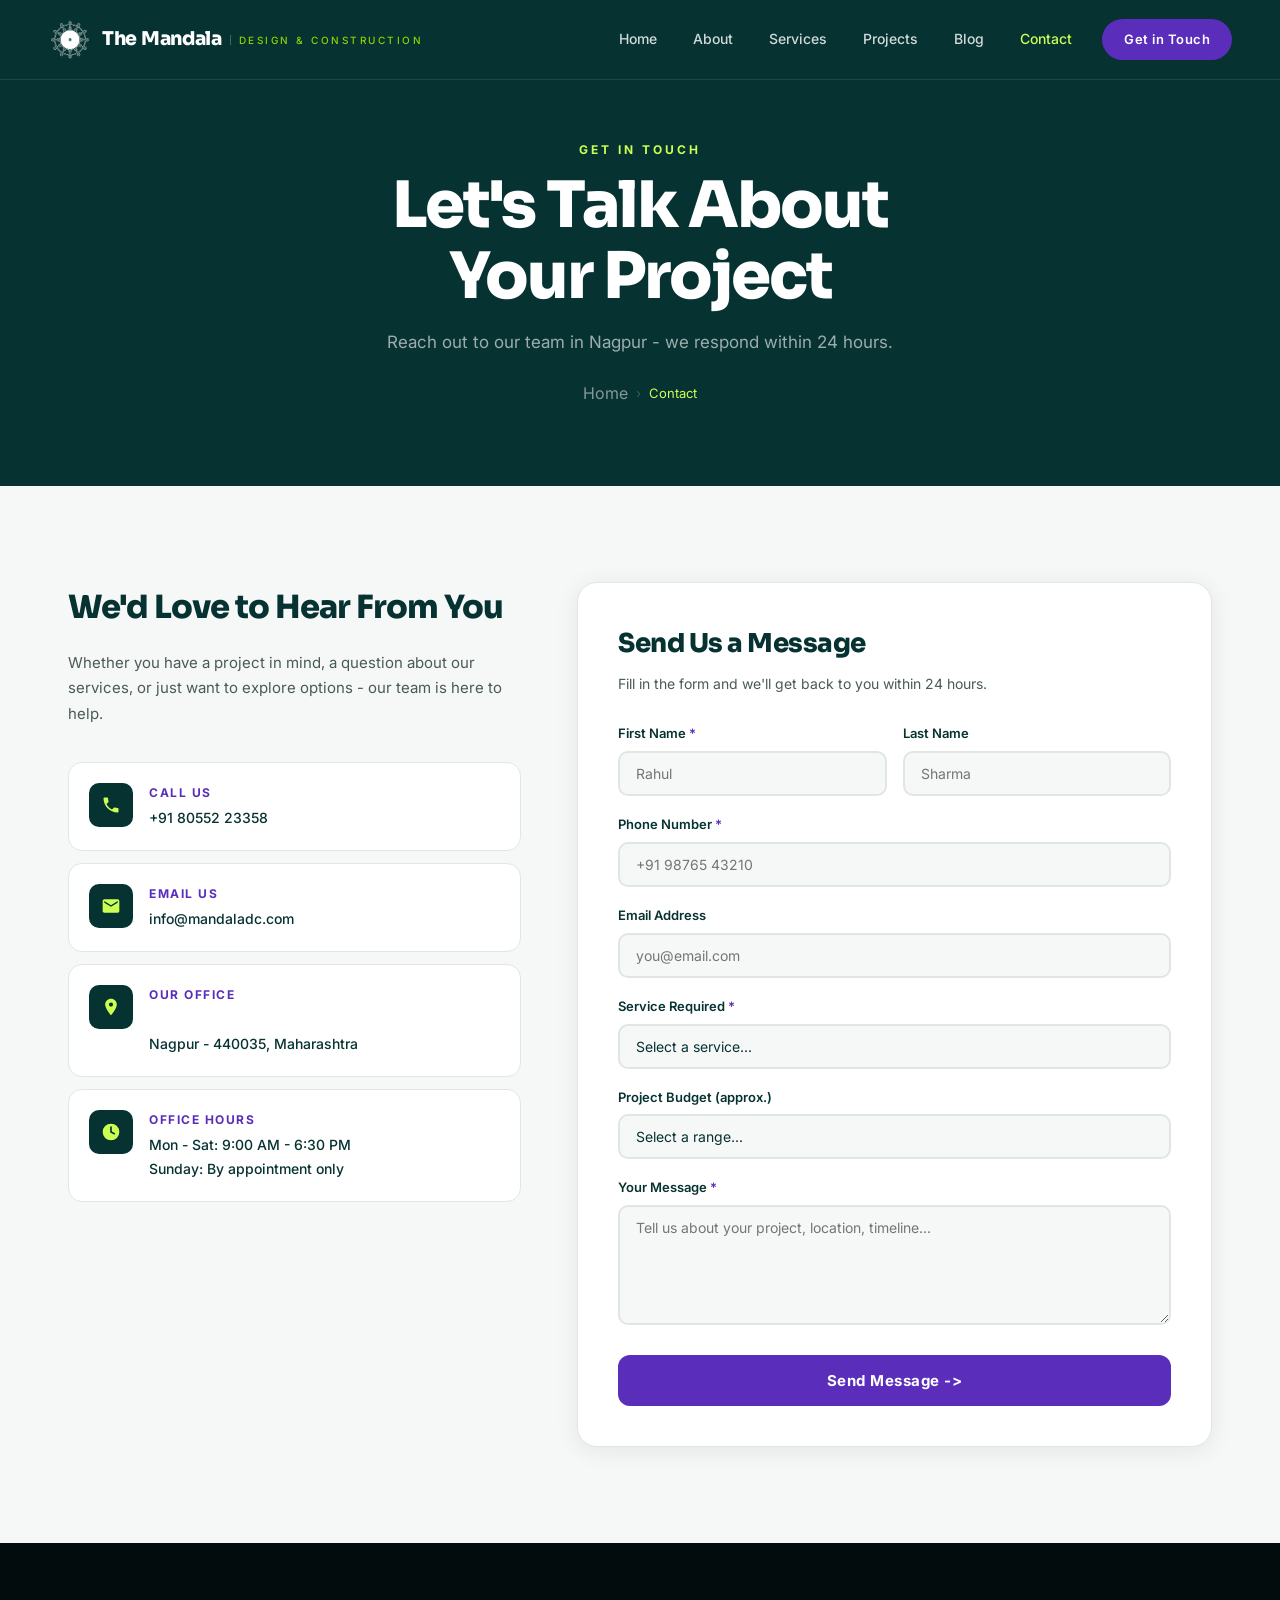
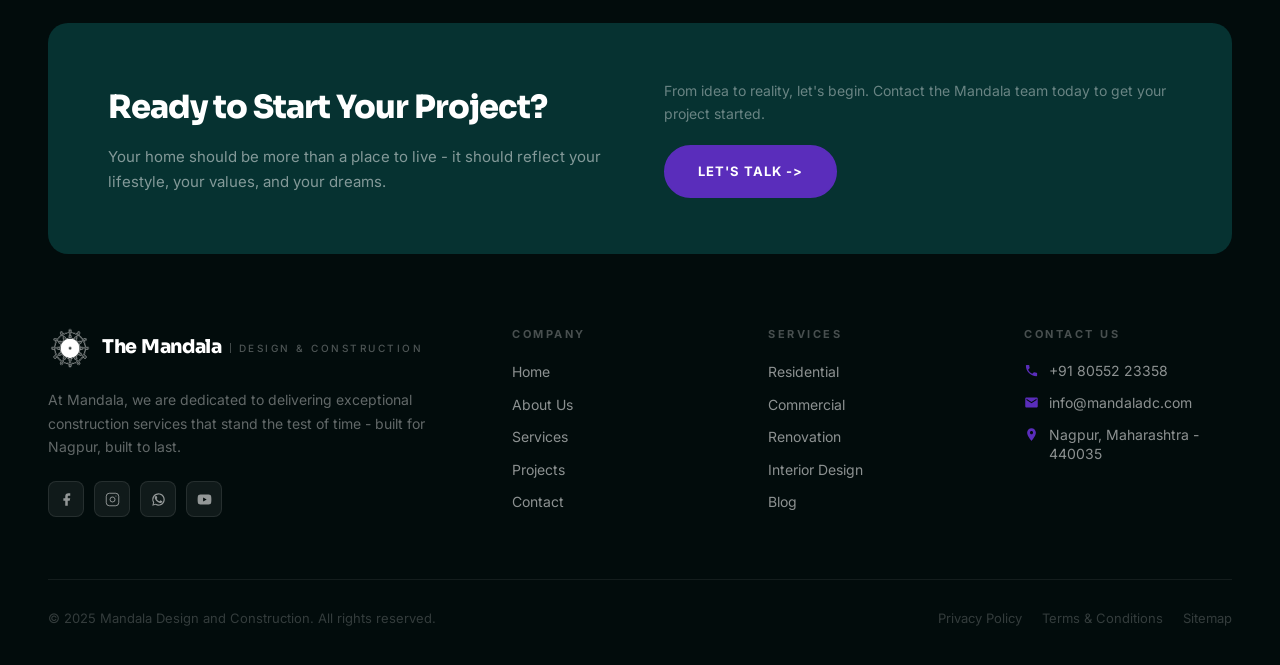
<file: contact.html>
<!DOCTYPE html>
<html lang="en">
<head>
<meta charset="UTF-8">
<meta name="viewport" content="width=device-width, initial-scale=1.0">
<link rel="preconnect" href="https://fonts.googleapis.com">
<link rel="preconnect" href="https://fonts.gstatic.com" crossorigin>
<link href="https://fonts.googleapis.com/css2?family=Inter:wght@300;400;500;600;700;800&family=Sora:wght@600;700;800&display=swap" rel="stylesheet">
<link rel="stylesheet" href="./css/style.css">
<link rel="stylesheet" href="./css/responsive.css">
<title>Contact - The Mandala Design and Construction</title>
<script src="./js/utils.js"></script>
<script src="./js/components.js"></script>
<script src="./js/main.js"></script>

<style>
  .mobile-nav {
    display: flex;
    flex-direction: column;
    align-items: center;
    justify-content: flex-start;
    gap: 8px;
    position: fixed;
    inset: 0;
    background: #063231;
    z-index: 600;
    padding: 100px 24px 40px;
    transform: translateX(100%);
    transition: transform 0.35s cubic-bezier(0.4, 0, 0.2, 1);
    overflow-y: auto;
  }
  .mobile-nav.open {
    transform: translateX(0);
  }
  .mobile-nav-link, .mobile-nav-cta {
    display: block;
    width: 100%;
    max-width: 100%;
    text-align: center;
    padding: 16px 24px;
    font-size: 17px;
    font-weight: 600;
    color: #ffffff;
    text-decoration: none;
    border-radius: 8px;
    transition: background 0.2s, color 0.2s;
  }
  .mobile-nav-link:hover {
    background: rgba(255,255,255,0.08);
  }
  .mobile-nav-link.active {
    color: #8ed300;
    background: rgba(142,211,0,0.1);
  }
  .mobile-nav-cta {
    margin-top: 16px;
    background: #8ed300;
    color: #063231 !important;
    font-weight: 700;
  }
  .mobile-nav-cta:hover {
    background: #a0e800;
  }
  .mobile-toggle {
    display: none;
    flex-direction: column;
    justify-content: center;
    align-items: center;
    gap: 5px;
    width: 44px;
    height: 44px;
    background: none;
    border: none;
    cursor: pointer;
    padding: 8px;
    z-index: 601;
    position: relative;
  }
  .mobile-toggle span {
    display: block;
    width: 24px;
    height: 2px;
    background: #ffffff;
    border-radius: 2px;
    transition: transform 0.3s ease, opacity 0.3s ease;
    transform-origin: center;
  }
  .mobile-toggle.open span:nth-child(1) {
    transform: translateY(7px) rotate(45deg);
  }
  .mobile-toggle.open span:nth-child(2) {
    opacity: 0;
    transform: scaleX(0);
  }
  .mobile-toggle.open span:nth-child(3) {
    transform: translateY(-7px) rotate(-45deg);
  }
  @media (max-width: 768px) {
    .mobile-toggle {
      display: flex !important;
    }
    .nav-links {
      display: none !important;
    }
  }
</style>
</head>
<body data-page="contact">

<!-- Header Component Placeholder -->
<div id="component-header"></div>

<main>
  <div class="page-hero">
    <div class="page-hero-inner">
      <span class="section-label">Get in Touch</span>
      <h1>Let's Talk About<br>Your Project</h1>
      <p>Reach out to our team in Nagpur - we respond within 24 hours.</p>
      <div class="breadcrumb"><a class="bc-link" href="./index.html">Home</a><span class="sep">&rsaquo;</span><span class="current">Contact</span></div>
    </div>
  </div>

  <section class="section">
    <div class="contact-layout">
      <div class="contact-info">
        <h3>We'd Love to Hear From You</h3>
        <p>Whether you have a project in mind, a question about our services, or just want to explore options - our team is here to help.</p>

        <div class="contact-detail">
          <div class="contact-icon"><svg viewBox="0 0 24 24" fill="var(--lime)"><path d="M6.62 10.79c1.44 2.83 3.76 5.14 6.59 6.59l2.2-2.2c.27-.27.67-.36 1.02-.24 1.12.37 2.33.57 3.57.57.55 0 1 .45 1 1V20c0 .55-.45 1-1 1-9.39 0-17-7.61-17-17 0-.55.45-1 1-1h3.5c.55 0 1 .45 1 1 0 1.25.2 2.45.57 3.57.11.35.03.74-.25 1.02l-2.2 2.2z"/></svg></div>
          <div><h5>Call Us</h5><p>+91 80552 23358</p></div>
        </div>
        <div class="contact-detail">
          <div class="contact-icon"><svg viewBox="0 0 24 24" fill="var(--lime)"><path d="M20 4H4c-1.1 0-1.99.9-1.99 2L2 18c0 1.1.9 2 2 2h16c1.1 0 2-.9 2-2V6c0-1.1-.9-2-2-2zm0 4l-8 5-8-5V6l8 5 8-5v2z"/></svg></div>
          <div><h5>Email Us</h5><p>info@mandaladc.com</p></div>
        </div>
        <div class="contact-detail">
          <div class="contact-icon"><svg viewBox="0 0 24 24" fill="var(--lime)"><path d="M12 2C8.13 2 5 5.13 5 9c0 5.25 7 13 7 13s7-7.75 7-13c0-3.87-3.13-7-7-7zm0 9.5c-1.38 0-2.5-1.12-2.5-2.5s1.12-2.5 2.5-2.5 2.5 1.12 2.5 2.5-1.12 2.5-2.5 2.5z"/></svg></div>
          <div><h5>Our Office</h5><p><br>Nagpur - 440035, Maharashtra</p></div>
        </div>
        <div class="contact-detail">
          <div class="contact-icon"><svg viewBox="0 0 24 24" fill="var(--lime)"><circle cx="12" cy="12" r="10"/><path d="M12 6v6l4 2" stroke="var(--primary)" stroke-width="2" fill="none" stroke-linecap="round"/></svg></div>
          <div><h5>Office Hours</h5><p>Mon - Sat: 9:00 AM - 6:30 PM<br>Sunday: By appointment only</p></div>
        </div>

      </div>

      <div class="contact-form-box" id="contact-form">
        <h3>Send Us a Message</h3>
        <p>Fill in the form and we'll get back to you within 24 hours.</p>
        <form id="contactForm">
          <div class="form-grid-2">
            <div class="form-group">
              <label>First Name <span class="form-required">*</span></label>
              <input type="text" name="fname" placeholder="Rahul" required>
            </div>
            <div class="form-group">
              <label>Last Name</label>
              <input type="text" name="lname" placeholder="Sharma">
            </div>
          </div>
          <div class="form-group">
            <label>Phone Number <span class="form-required">*</span></label>
            <input type="tel" name="phone" placeholder="+91 98765 43210" required>
          </div>
          <div class="form-group">
            <label>Email Address</label>
            <input type="email" name="email" placeholder="you@email.com">
          </div>
          <div class="form-group">
            <label>Service Required <span class="form-required">*</span></label>
            <select name="service" required>
              <option value="">Select a service...</option>
              <option>Residential Construction</option>
              <option>Commercial Buildings</option>
              <option>Renovation & Remodeling</option>
              <option>Interior Design</option>
              <option>Structural Consultation</option>
              <option>Other / General Enquiry</option>
            </select>
          </div>
          <div class="form-group">
            <label>Project Budget (approx.)</label>
            <select name="budget">
              <option value="">Select a range...</option>
              <option>Under &#8377;25 Lakh</option>
              <option>&#8377;25L - &#8377;50L</option>
              <option>&#8377;50L - &#8377;1 Crore</option>
              <option>&#8377;1 Crore - &#8377;5 Crore</option>
              <option>Above &#8377;5 Crore</option>
              <option>Not sure yet</option>
            </select>
          </div>
          <div class="form-group">
            <label>Your Message <span class="form-required">*</span></label>
            <textarea name="message" placeholder="Tell us about your project, location, timeline..." required></textarea>
          </div>
          <button type="submit" class="submit-btn" id="contactSubmitBtn">Send Message -></button>
        </form>
      </div>
    </div>
  </section>

</main>

<!-- Footer Component Placeholder -->
<div id="component-footer"></div>

</body>
</html>
</file>
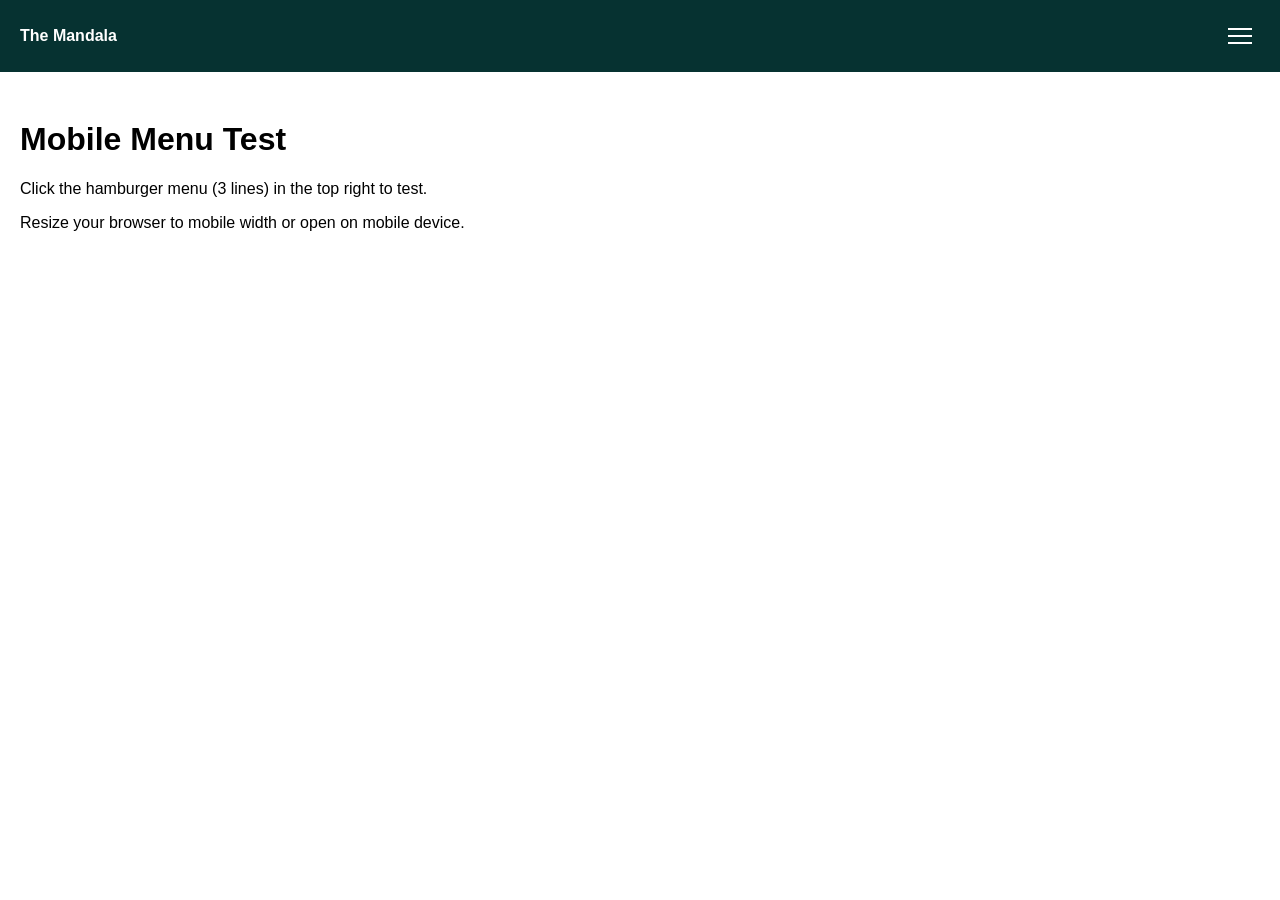
<file: test-mobile.html>
<!DOCTYPE html>
<html lang="en">
<head>
<meta charset="UTF-8">
<meta name="viewport" content="width=device-width, initial-scale=1.0">
<title>Mobile Menu Test</title>
<style>
body { margin: 0; font-family: sans-serif; }
.nav { position: fixed; top: 0; left: 0; right: 0; background: #063231; padding: 20px; display: flex; justify-content: space-between; align-items: center; z-index: 100; }
.logo { color: white; font-weight: bold; }
.hamburger { display: flex; flex-direction: column; gap: 5px; cursor: pointer; background: none; border: none; padding: 8px; }
.hamburger span { display: block; width: 24px; height: 2px; background: white; transition: all 0.3s; }
.hamburger.open span:nth-child(1) { transform: translateY(7px) rotate(45deg); }
.hamburger.open span:nth-child(2) { opacity: 0; }
.hamburger.open span:nth-child(3) { transform: translateY(-7px) rotate(-45deg); }
.mobile-menu { position: fixed; inset: 0; background: #063231; z-index: 99; display: none; flex-direction: column; align-items: center; justify-content: center; gap: 20px; }
.mobile-menu.open { display: flex; }
.mobile-menu a { color: white; font-size: 24px; text-decoration: none; }
.content { padding: 100px 20px; }
</style>
</head>
<body>
<nav class="nav">
  <div class="logo">The Mandala</div>
   <button class="hamburger mobile-toggle" id="mobileToggle">
    <span></span>
    <span></span>
    <span></span>
  </button>
</nav>

<div class="mobile-menu" id="mobileMenu">
  <a href="#" class="menu-link">Home</a>
  <a href="#" class="menu-link">About</a>
  <a href="#" class="menu-link">Services</a>
  <a href="#" class="menu-link">Projects</a>
  <a href="#" class="menu-link">Contact</a>
</div>

<div class="content">
  <h1>Mobile Menu Test</h1>
  <p>Click the hamburger menu (3 lines) in the top right to test.</p>
  <p>Resize your browser to mobile width or open on mobile device.</p>
</div>

<script>
const hamburger = document.getElementById('hamburger');
const mobileMenu = document.getElementById('mobileMenu');
const menuLinks = document.querySelectorAll('.menu-link');

hamburger.addEventListener('click', function() {
  console.log('Hamburger clicked!');
  hamburger.classList.toggle('open');
  mobileMenu.classList.toggle('open');
  document.body.style.overflow = mobileMenu.classList.contains('open') ? 'hidden' : '';
});

menuLinks.forEach(link => {
  link.addEventListener('click', function() {
    console.log('Menu link clicked!');
    hamburger.classList.remove('open');
    mobileMenu.classList.remove('open');
    document.body.style.overflow = '';
  });
});
</script>
</body>
</html>
</file>
<file: css/style.css>
/* ===== CSS VARIABLES ===== */
:root {
  --primary: #063231;
  --primary-light: #0a4a49;
  --accent: #5a2dbb;
  --accent-light: #7b4ee0;
  --accent-soft: rgba(90,45,187,0.1);
  --lime: #cbff54;
  --white: #ffffff;
  --off-white: #f6f7f7;
  --text-muted: #495b55;
  --border: #e0e7e3;
  --dark-green: #033231;
  --card-bg: #ffffff;
  --shadow: 0 4px 24px rgba(6,50,49,0.08);
  --shadow-lg: 0 8px 40px rgba(6,50,49,0.14);
}

/* ===== RESET ===== */
*, *::before, *::after { margin: 0; padding: 0; box-sizing: border-box; }
html { scroll-behavior: smooth; }
body {
  font-family: 'Inter', sans-serif;
  font-weight: 400;
  color: var(--primary);
  background: var(--off-white);
  overflow-x: hidden;
  line-height: 1.6;
}
img { max-width: 100%; display: block; }
a { text-decoration: none; color: inherit; }
ul { list-style: none; }
button { cursor: pointer; border: none; background: none; font-family: inherit; }

/* ===== PAGE SYSTEM ===== */
.page { display: none; }
.page.active { display: block; }

/* ===== TOAST NOTIFICATION ===== */
.toast {
  position: fixed;
  bottom: 32px;
  right: 32px;
  background: var(--primary);
  color: white;
  padding: 16px 24px;
  border-radius: 12px;
  font-size: 14px;
  font-weight: 500;
  z-index: 9999;
  transform: translateY(100px);
  opacity: 0;
  transition: all 0.3s ease;
  max-width: 340px;
  border-left: 4px solid var(--lime);
  box-shadow: var(--shadow-lg);
}
.toast.show { transform: translateY(0); opacity: 1; }
.toast.success { border-left-color: var(--lime); }
.toast.error { border-left-color: #ef4444; }

/* ===== NAVBAR ===== */
#navbar {
  position: fixed;
  top: 0; left: 0; right: 0;
  z-index: 500;
  transition: all 0.3s ease;
}
#navbar.scrolled {
  background: rgba(6,50,49,0.97);
  backdrop-filter: blur(12px);
  box-shadow: 0 2px 20px rgba(0,0,0,0.2);
}
.nav-inner {
  display: flex;
  align-items: center;
  justify-content: space-between;
  padding: 0 48px;
  height: 80px;
  border-bottom: 1px solid rgba(255,255,255,0.1);
}
.mandala-logo {
  display: flex;
  align-items: center;
  gap: 10px;
  cursor: pointer;
  transition: opacity 0.2s;
  text-decoration: none;
}
.mandala-logo:hover { opacity: 0.9; }
.logo-icon {
  width: 44px;
  height: 44px;
  background: transparent;
  border-radius: 0;
  display: flex;
  align-items: center;
  justify-content: center;
  flex-shrink: 0;
  transition: transform 0.2s;
  box-shadow: none;
}
.mandala-logo:hover .logo-icon { transform: rotate(-10deg); }
.logo-icon svg { width: 36px; height: 36px; }
.logo-icon img {
  width: 44px;
  height: 44px;
  object-fit: contain;
  filter: brightness(0) invert(1);
}
.logo-text-block {
  display: flex;
  flex-direction: row;
  align-items: center;
  gap: 8px;
  white-space: nowrap;
  line-height: 1;
}
.logo-name {
  font-family: 'Sora', sans-serif;
  font-weight: 800;
  font-size: 19px;
  color: #fff;
  letter-spacing: -0.3px;
}
.logo-tagline {
  font-size: 10px;
  font-weight: 500;
  color: #8ed300;
  letter-spacing: 2.5px;
  text-transform: uppercase;
  border-left: 1px solid rgba(255,255,255,0.25);
  padding-left: 8px;
}
.nav-links {
  display: flex;
  align-items: center;
  gap: 8px;
}
.nav-link {
  font-size: 14px;
  font-weight: 500;
  color: rgba(255,255,255,0.82);
  padding: 8px 14px;
  border-radius: 8px;
  transition: all 0.2s;
  cursor: pointer;
  white-space: nowrap;
  border: none;
  background: none;
  font-family: inherit;
}
.nav-link:hover { color: #fff; background: rgba(255,255,255,0.08); }
.nav-link.active { color: var(--lime); }
.nav-cta {
  background: var(--accent) !important;
  color: white !important;
  padding: 10px 22px !important;
  border-radius: 40px !important;
  font-weight: 600 !important;
  font-size: 13px !important;
  letter-spacing: 0.5px;
  transition: all 0.2s !important;
  margin-left: 8px;
  border: none;
  cursor: pointer;
  font-family: inherit;
}
.nav-cta:hover { background: var(--accent-light) !important; transform: translateY(-1px); }
.mobile-toggle {
  display: none;
  flex-direction: column;
  gap: 5px;
  padding: 8px;
  cursor: pointer;
  background: none;
  border: none;
  z-index: 601;
}
.mobile-toggle span {
  display: block;
  width: 24px; height: 2px;
  background: white;
  border-radius: 2px;
  transition: all 0.3s;
}
.mobile-toggle.open span:nth-child(1) { transform: translateY(7px) rotate(45deg); }
.mobile-toggle.open span:nth-child(2) { opacity: 0; }
.mobile-toggle.open span:nth-child(3) { transform: translateY(-7px) rotate(-45deg); }

/* Mobile menu */
.mobile-nav {
  position: fixed;
  inset: 0;
  background: var(--primary);
  z-index: 600;
  flex-direction: column;
  align-items: center;
  justify-content: center;
  gap: 8px;
  display: none;
  opacity: 0;
  transition: opacity 0.3s ease;
}
.mobile-nav.open { 
  display: flex !important; 
  opacity: 1;
}
.mobile-nav-link {
  font-family: 'Sora', sans-serif;
  font-size: 28px;
  font-weight: 700;
  color: rgba(255,255,255,0.7);
  padding: 12px 32px;
  border-radius: 12px;
  cursor: pointer;
  transition: all 0.2s;
  background: none;
  border: none;
  width: 100%;
  text-align: center;
  font-family: 'Sora', sans-serif;
}
.mobile-nav-link:hover { color: white; background: rgba(255,255,255,0.05); }
.mobile-nav-link.active { color: var(--lime); }
.mobile-nav-cta {
  margin-top: 16px;
  background: var(--accent);
  color: white;
  font-size: 16px;
  font-weight: 700;
  padding: 16px 48px;
  border-radius: 40px;
  cursor: pointer;
  border: none;
  font-family: 'Inter', sans-serif;
  letter-spacing: 1px;
  text-transform: uppercase;
}

/* ===== COMMON COMPONENTS ===== */
.section { padding: 96px 48px; max-width: 1240px; margin: 0 auto; }
.section-sm { padding: 64px 48px; max-width: 1240px; margin: 0 auto; }
.section-full { padding: 96px 0; }

.section-label {
  font-size: 12px;
  font-weight: 700;
  letter-spacing: 3px;
  text-transform: uppercase;
  color: var(--accent);
  margin-bottom: 14px;
  display: block;
}
.section-title {
  font-family: 'Sora', sans-serif;
  font-weight: 800;
  font-size: clamp(28px, 4vw, 48px);
  color: var(--primary);
  line-height: 1.1;
  letter-spacing: -1.5px;
  margin-bottom: 20px;
}
.section-title.white { color: white; }
.section-body {
  font-size: 16px;
  color: var(--text-muted);
  line-height: 1.8;
}

/* Buttons */
.btn {
  display: inline-flex;
  align-items: center;
  gap: 8px;
  padding: 14px 32px;
  border-radius: 40px;
  font-family: 'Inter', sans-serif;
  font-weight: 700;
  font-size: 13px;
  letter-spacing: 1px;
  text-transform: uppercase;
  cursor: pointer;
  border: 2px solid transparent;
  transition: all 0.22s;
  white-space: nowrap;
}
.btn-primary { background: var(--accent); color: white; border-color: var(--accent); }
.btn-primary:hover { background: var(--accent-light); border-color: var(--accent-light); transform: translateY(-2px); }
.btn-outline { background: transparent; color: white; border-color: rgba(255,255,255,0.5); }
.btn-outline:hover { background: rgba(255,255,255,0.1); border-color: white; transform: translateY(-2px); }
.btn-outline-dark { background: transparent; color: var(--primary); border-color: var(--primary); }
.btn-outline-dark:hover { background: var(--primary); color: white; transform: translateY(-2px); }
.btn-white { background: white; color: var(--accent); border-color: white; }
.btn-white:hover { background: var(--off-white); transform: translateY(-2px); }
.btn-sm { padding: 10px 22px; font-size: 12px; }

/* Cards */
.card {
  background: var(--card-bg);
  border-radius: 16px;
  padding: 32px;
  border: 1px solid var(--border);
  box-shadow: var(--shadow);
  transition: all 0.25s;
}
.card:hover { transform: translateY(-4px); box-shadow: var(--shadow-lg); }

/* Grid */
.grid-2 { display: grid; grid-template-columns: 1fr 1fr; gap: 32px; }
.grid-3 { display: grid; grid-template-columns: repeat(3, 1fr); gap: 24px; }
.grid-4 { display: grid; grid-template-columns: repeat(4, 1fr); gap: 24px; }

/* ===== HERO ===== */
.hero {
  position: relative;
  min-height: 100vh;
  display: flex;
  align-items: center;
  justify-content: center;
  text-align: center;
  overflow: hidden;
  background: var(--primary);
}
.hero-bg {
  position: absolute;
  inset: 0;
  background-image: url('https://images.unsplash.com/photo-1486325212027-8081e485255e?w=1600&q=80');
  background-size: cover;
  background-position: center;
  opacity: 0.35;
  transition: transform 8s ease;
}
.hero:hover .hero-bg { transform: scale(1.03); }
.hero-overlay {
  position: absolute; inset: 0;
  background: linear-gradient(170deg, rgba(6,50,49,0.55) 0%, rgba(3,34,33,0.82) 100%);
}
.hero-content {
  position: relative; z-index: 2;
  max-width: 860px;
  padding: 0 24px;
  padding-top: 80px;
  animation: fadeUp 0.8s ease both;
}
@keyframes fadeUp {
  from { opacity: 0; transform: translateY(30px); }
  to { opacity: 1; transform: translateY(0); }
}
.hero-badge {
  display: inline-flex;
  align-items: center;
  gap: 8px;
  background: rgba(255,255,255,0.1);
  border: 1px solid rgba(255,255,255,0.18);
  color: rgba(255,255,255,0.9);
  font-size: 11px;
  font-weight: 700;
  letter-spacing: 2.5px;
  text-transform: uppercase;
  padding: 9px 22px;
  border-radius: 40px;
  margin-bottom: 28px;
  backdrop-filter: blur(8px);
}
.hero-badge .dot { width: 6px; height: 6px; background: var(--lime); border-radius: 50%; animation: pulse 2s infinite; }
@keyframes pulse { 0%,100%{opacity:1;} 50%{opacity:0.4;} }
.hero-title {
  font-family: 'Sora', sans-serif;
  font-weight: 800;
  font-size: clamp(48px, 8vw, 96px);
  color: white;
  line-height: 1.0;
  letter-spacing: -3px;
  margin-bottom: 24px;
}
.hero-title .accent { color: var(--lime); }
.hero-sub {
  font-size: 17px;
  color: rgba(255,255,255,0.68);
  line-height: 1.75;
  max-width: 580px;
  margin: 0 auto 40px;
  font-weight: 300;
}
.hero-btns { display: flex; gap: 16px; justify-content: center; flex-wrap: wrap; }
.hero-scroll {
  position: absolute;
  bottom: 36px;
  left: 50%;
  transform: translateX(-50%);
  display: flex;
  flex-direction: column;
  align-items: center;
  gap: 8px;
  color: rgba(255,255,255,0.4);
  font-size: 11px;
  letter-spacing: 2px;
  text-transform: uppercase;
  z-index: 2;
  cursor: pointer;
  animation: bounce 2s infinite;
}
@keyframes bounce { 0%,100%{transform:translateX(-50%) translateY(0);} 50%{transform:translateX(-50%) translateY(6px);} }
.hero-scroll svg { width: 20px; height: 20px; fill: none; stroke: rgba(255,255,255,0.4); stroke-width: 2; }
.hero-curve { position: absolute; bottom: -1px; left: 0; right: 0; pointer-events: none; }

/* ===== TRUST STRIP ===== */
.trust-strip {
  background: white;
  position: relative;
  z-index: 3;
  box-shadow: var(--shadow);
}
.trust-grid { max-width: 1240px; margin: 0 auto; display: grid; grid-template-columns: repeat(3, 1fr); }
.trust-item {
  display: flex;
  align-items: flex-start;
  gap: 16px;
  padding: 32px 36px;
  border-right: 1px solid var(--border);
  transition: background 0.2s;
}
.trust-item:last-child { border-right: none; }
.trust-item:hover { background: var(--off-white); }
.trust-icon {
  width: 48px; height: 48px;
  background: var(--primary);
  border-radius: 12px;
  display: flex; align-items: center; justify-content: center;
  flex-shrink: 0;
  transition: all 0.2s;
}
.trust-item:hover .trust-icon { background: var(--accent); transform: scale(1.05); }
.trust-icon svg { fill: var(--lime); width: 22px; height: 22px; }
.trust-item h5 { font-size: 15px; font-weight: 700; color: var(--primary); margin-bottom: 4px; }
.trust-item p { font-size: 13px; color: var(--text-muted); line-height: 1.5; }

/* ===== ABOUT SECTION ===== */
.about-grid { display: grid; grid-template-columns: 1fr 1fr; gap: 80px; align-items: center; }
.about-imgs { position: relative; }
.about-img-main {
  width: 100%; height: 400px;
  border-radius: 20px;
  object-fit: cover;
  display: block;
}
.about-badge {
  position: absolute;
  bottom: -24px; right: -24px;
  width: 180px; height: 150px;
  border-radius: 16px;
  background: linear-gradient(135deg, var(--accent), var(--accent-light));
  border: 4px solid white;
  box-shadow: var(--shadow-lg);
  display: flex; flex-direction: column;
  align-items: center; justify-content: center;
  gap: 2px;
}
.about-badge .big { font-family: 'Sora', sans-serif; font-weight: 800; font-size: 44px; color: white; line-height: 1; }
.about-badge .small { font-size: 10px; font-weight: 600; letter-spacing: 2px; text-transform: uppercase; color: rgba(255,255,255,0.8); }
.check-list { display: grid; grid-template-columns: 1fr 1fr; gap: 12px; margin-top: 28px; }
.check-item {
  display: flex; align-items: center; gap: 10px;
  font-size: 14px; font-weight: 600; color: var(--primary);
}
.check-icon {
  width: 22px; height: 22px;
  background: var(--lime);
  border-radius: 50%;
  display: flex; align-items: center; justify-content: center;
  flex-shrink: 0;
}
.check-icon svg { width: 12px; height: 12px; fill: none; stroke: var(--primary); stroke-width: 2.5; }

/* ===== SERVICES SECTION ===== */
.services-section { background: var(--primary); padding: 96px 0; }
.services-header {
  max-width: 1240px; margin: 0 auto 56px;
  padding: 0 48px;
  display: flex; align-items: flex-end; justify-content: space-between; gap: 40px;
}
.services-header .section-label { color: var(--lime); }
.services-header p { color: rgba(255,255,255,0.55); font-size: 15px; max-width: 300px; text-align: right; line-height: 1.65; }
.services-grid { max-width: 1240px; margin: 0 auto; padding: 0 48px; display: grid; grid-template-columns: repeat(3, 1fr); gap: 24px; }
.svc-card {
  border-radius: 16px;
  padding: 40px 32px;
  position: relative;
  overflow: hidden;
  background-size: cover;
  background-position: center;
  border: 1px solid rgba(255,255,255,0.08);
  transition: all 0.28s;
  cursor: pointer;
  min-height: 320px;
  display: flex; flex-direction: column; justify-content: flex-end;
}
.svc-card::after {
  content: '';
  position: absolute; inset: 0;
  background: linear-gradient(to top, rgba(3,34,33,0.92) 0%, rgba(6,50,49,0.6) 100%);
  transition: all 0.28s;
  z-index: 0;
}
.svc-card > * { position: relative; z-index: 1; }
.svc-card:hover { transform: translateY(-6px); box-shadow: 0 16px 40px rgba(0,0,0,0.3); }
.svc-card:hover::after { background: linear-gradient(to top, rgba(3,34,33,0.88) 0%, rgba(6,50,49,0.5) 100%); }
.svc-card::before {
  content: '';
  position: absolute;
  top: 0; left: 0; right: 0;
  height: 3px;
  background: var(--accent);
  transform: scaleX(0);
  transform-origin: left;
  transition: transform 0.3s;
  z-index: 2;
}
.svc-card:hover::before { transform: scaleX(1); }
.svc-icon {
  width: 52px; height: 52px;
  background: rgba(203,255,84,0.12);
  border-radius: 12px;
  display: flex; align-items: center; justify-content: center;
  margin-bottom: 20px;
}
.svc-icon svg { fill: var(--lime); width: 26px; height: 26px; }
.svc-card h4 { font-family: 'Sora', sans-serif; font-weight: 700; font-size: 22px; color: white; margin-bottom: 10px; }
.svc-card p { font-size: 14px; color: rgba(255,255,255,0.55); line-height: 1.65; margin-bottom: 20px; }
.svc-link { color: var(--lime); font-size: 12px; font-weight: 700; letter-spacing: 1.5px; text-transform: uppercase; display: inline-flex; align-items: center; gap: 6px; transition: gap 0.2s; }
.svc-link:hover { gap: 10px; }

/* ===== PROJECTS SECTION ===== */
.projects-section { background: var(--off-white); padding: 96px 0; }
.projects-header { max-width: 1240px; margin: 0 auto 56px; padding: 0 48px; display: flex; align-items: flex-end; justify-content: space-between; gap: 40px; }
.projects-grid { max-width: 1240px; margin: 0 auto; padding: 0 48px; display: grid; grid-template-columns: repeat(2, 1fr); gap: 20px; }
.proj-card {
  border-radius: 16px;
  overflow: hidden;
  aspect-ratio: 4/3;
  position: relative;
  background-size: cover;
  background-position: center;
  cursor: pointer;
  transition: all 0.28s;
}
.proj-card:hover { transform: scale(1.01); box-shadow: var(--shadow-lg); }
.proj-overlay {
  position: absolute; inset: 0;
  background: linear-gradient(to top, rgba(3,50,49,0.92) 0%, rgba(3,50,49,0.1) 60%);
  display: flex; align-items: flex-end;
  padding: 28px;
  transition: all 0.28s;
}
.proj-card:hover .proj-overlay { background: linear-gradient(to top, rgba(3,50,49,0.88) 0%, rgba(3,50,49,0.2) 60%); }
.proj-tag {
  position: absolute;
  top: 18px; left: 18px;
  background: var(--accent);
  color: white;
  font-size: 11px;
  font-weight: 700;
  letter-spacing: 1px;
  text-transform: uppercase;
  padding: 5px 12px;
  border-radius: 20px;
}
.proj-info h4 { font-family: 'Sora', sans-serif; font-weight: 700; font-size: 20px; color: white; margin-bottom: 4px; }
.proj-info span { font-size: 13px; color: rgba(255,255,255,0.55); }

/* ===== CTA BANNER ===== */
.cta-banner { background: var(--accent); padding: 80px 48px; text-align: center; }
.cta-banner h3 { font-family: 'Sora', sans-serif; font-weight: 800; font-size: clamp(28px, 4vw, 52px); color: white; margin-bottom: 14px; letter-spacing: -1.5px; }
.cta-banner p { color: rgba(255,255,255,0.8); font-size: 16px; margin-bottom: 36px; max-width: 560px; margin-left: auto; margin-right: auto; }

/* ===== TESTIMONIALS ===== */
.testimonials-section { padding: 96px 0; background: white; }
.testimonials-header { max-width: 1240px; margin: 0 auto 56px; padding: 0 48px; }
.testimonials-grid { max-width: 1240px; margin: 0 auto; padding: 0 48px; display: grid; grid-template-columns: repeat(3, 1fr); gap: 24px; }
.testi-card { background: var(--off-white); border-radius: 16px; padding: 32px; border: 1px solid var(--border); transition: all 0.25s; }
.testi-card:hover { transform: translateY(-4px); box-shadow: var(--shadow); border-color: var(--accent); }
.stars { display: flex; gap: 3px; margin-bottom: 16px; }
.star { width: 16px; height: 16px; fill: #f59e0b; }
.testi-type { font-size: 11px; font-weight: 700; letter-spacing: 2px; text-transform: uppercase; color: var(--accent); margin-bottom: 12px; }
.testi-quote { font-size: 15px; color: var(--text-muted); line-height: 1.75; margin-bottom: 24px; font-style: italic; }
.testi-author { display: flex; align-items: center; gap: 12px; }
.testi-avatar {
  width: 44px; height: 44px;
  border-radius: 50%;
  display: flex; align-items: center; justify-content: center;
  color: white; font-weight: 700; font-size: 14px;
  flex-shrink: 0;
  font-family: 'Sora', sans-serif;
}
.testi-name { font-weight: 700; font-size: 14px; color: var(--primary); }
.testi-role { font-size: 12px; color: var(--text-muted); }

/* ===== STATS SECTION ===== */
.stats-section { background: var(--dark-green); padding: 80px 48px; }
.stats-grid { max-width: 1240px; margin: 0 auto; display: grid; grid-template-columns: 1fr 2fr; gap: 80px; align-items: center; }
.stats-left .section-label { color: var(--lime); }
.stats-left .section-title { color: white; margin-bottom: 16px; }
.stats-left .section-body { color: rgba(255,255,255,0.5); }
.stats-numbers { display: grid; grid-template-columns: repeat(2, 1fr); gap: 40px; }
.stat-item { padding-left: 24px; border-left: 3px solid var(--accent); }
.stat-num { font-family: 'Sora', sans-serif; font-weight: 800; font-size: 48px; color: var(--lime); line-height: 1; }
.stat-div { width: 28px; height: 2px; background: rgba(255,255,255,0.15); margin: 10px 0; }
.stat-lbl { font-size: 11px; font-weight: 700; letter-spacing: 2px; text-transform: uppercase; color: rgba(255,255,255,0.45); }
.stat-desc { font-size: 13px; color: rgba(255,255,255,0.35); margin-top: 4px; }

/* ===== LOGOS ===== */
.logos-strip { background: #021e1e; padding: 44px 48px; display: flex; align-items: center; justify-content: center; gap: 60px; flex-wrap: wrap; }
.logo-partner { color: rgba(255,255,255,0.22); font-family: 'Sora', sans-serif; font-weight: 700; font-size: 17px; letter-spacing: 2px; text-transform: uppercase; transition: color 0.2s; cursor: default; }
.logo-partner:hover { color: rgba(255,255,255,0.5); }

/* ===== FOOTER ===== */
footer { background: #020c0c; padding: 80px 48px 36px; }
.footer-wrap { max-width: 1240px; margin: 0 auto; }
.footer-cta {
  background: var(--primary);
  border-radius: 20px;
  padding: 56px 60px;
  display: grid;
  grid-template-columns: 1fr 1fr;
  gap: 48px;
  align-items: center;
  margin-bottom: 72px;
}
.footer-cta h3 { font-family: 'Sora', sans-serif; font-weight: 800; font-size: 32px; color: white; margin-bottom: 12px; letter-spacing: -1px; }
.footer-cta p { color: rgba(255,255,255,0.5); font-size: 15px; line-height: 1.65; }
.footer-cta-right p { font-size: 14px; color: rgba(255,255,255,0.4); margin-bottom: 20px; line-height: 1.65; }
.footer-cols { display: grid; grid-template-columns: 2fr 1fr 1fr 1fr; gap: 48px; padding-bottom: 56px; border-bottom: 1px solid rgba(255,255,255,0.07); }
.footer-brand { }
.footer-brand .logo-name { color: white; }
.footer-brand .logo-tagline { color: rgba(255,255,255,0.3); }
.footer-desc { font-size: 14px; color: rgba(255,255,255,0.38); line-height: 1.7; margin: 18px 0 22px; }
.footer-socials { display: flex; gap: 10px; }
.social-btn {
  width: 36px; height: 36px;
  border-radius: 8px;
  background: rgba(255,255,255,0.06);
  border: 1px solid rgba(255,255,255,0.09);
  display: flex; align-items: center; justify-content: center;
  cursor: pointer;
  transition: all 0.2s;
}
.social-btn:hover { background: var(--accent); border-color: var(--accent); }
.social-btn svg { fill: rgba(255,255,255,0.55); width: 15px; height: 15px; transition: fill 0.2s; }
.social-btn:hover svg { fill: white; }
.footer-col h6 { font-size: 11px; font-weight: 700; letter-spacing: 2.5px; text-transform: uppercase; color: rgba(255,255,255,0.28); margin-bottom: 18px; }
.footer-col li { margin-bottom: 10px; }
.footer-col a, .footer-nav-link {
  color: rgba(255,255,255,0.55); font-size: 14px;
  transition: color 0.2s; cursor: pointer;
  background: none; border: none; font-family: inherit;
  text-align: left; display: block; width: 100%;
  padding: 0;
}
.footer-col a:hover, .footer-nav-link:hover { color: var(--lime); }
.footer-contact-row { display: flex; align-items: flex-start; gap: 10px; margin-bottom: 12px; }
.footer-contact-row svg { fill: var(--accent); width: 15px; height: 15px; flex-shrink: 0; margin-top: 2px; }
.footer-contact-row span { font-size: 14px; color: rgba(255,255,255,0.55); line-height: 1.4; }
.footer-bottom { max-width: 1240px; margin: 28px auto 0; display: flex; align-items: center; justify-content: space-between; gap: 20px; flex-wrap: wrap; }
.footer-bottom p { font-size: 13px; color: rgba(255,255,255,0.2); }
.footer-bottom-links { display: flex; gap: 20px; }
.footer-bottom-links a { font-size: 13px; color: rgba(255,255,255,0.2); transition: color 0.2s; }
.footer-bottom-links a:hover { color: rgba(255,255,255,0.45); }

/* ===== PAGE HERO (inner pages) ===== */
.page-hero {
  background: var(--primary);
  padding: 140px 48px 80px;
  text-align: center;
  position: relative;
  overflow: hidden;
}
.page-hero::before {
  content: '';
  position: absolute; inset: 0;
  background-image: url('https://images.unsplash.com/photo-1504307651254-35680f356dfd?w=1200&q=60');
  background-size: cover;
  background-position: center;
  opacity: 0.12;
}
.page-hero-inner { position: relative; z-index: 2; }
.page-hero .section-label { color: var(--lime); display: block; margin-bottom: 12px; }
.page-hero h1 { font-family: 'Sora', sans-serif; font-weight: 800; font-size: clamp(36px, 5vw, 64px); color: white; letter-spacing: -2px; margin-bottom: 16px; line-height: 1.1; }
.page-hero p { font-size: 17px; color: rgba(255,255,255,0.6); max-width: 560px; margin: 0 auto; line-height: 1.7; }
.breadcrumb { display: flex; align-items: center; justify-content: center; gap: 8px; margin-top: 24px; }
.breadcrumb span { font-size: 13px; color: rgba(255,255,255,0.4); }
.breadcrumb .sep { color: rgba(255,255,255,0.2); }
.breadcrumb .current { color: var(--lime); }
.breadcrumb .bc-link { color: rgba(255,255,255,0.5); cursor: pointer; transition: color 0.2s; }
.breadcrumb .bc-link:hover { color: white; }

/* ===== ABOUT PAGE ===== */
.team-grid { display: grid; grid-template-columns: repeat(4, 1fr); gap: 24px; }
.team-card { border-radius: 16px; overflow: hidden; background: white; border: 1px solid var(--border); transition: all 0.25s; }
.team-card:hover { transform: translateY(-4px); box-shadow: var(--shadow); }
.team-photo { width: 100%; height: 220px; object-fit: cover; background: var(--border); }
.team-photo-placeholder { width: 100%; height: 220px; background: linear-gradient(135deg, var(--primary), var(--primary-light)); display: flex; align-items: center; justify-content: center; }
.team-photo-placeholder span { font-family: 'Sora', sans-serif; font-weight: 800; font-size: 40px; color: rgba(255,255,255,0.3); }
.team-info { padding: 20px; }
.team-info h4 { font-family: 'Sora', sans-serif; font-weight: 700; font-size: 17px; color: var(--primary); margin-bottom: 4px; }
.team-info p { font-size: 13px; color: var(--accent); font-weight: 600; }
.values-grid { display: grid; grid-template-columns: repeat(3, 1fr); gap: 24px; }
.value-card { background: white; border-radius: 16px; padding: 36px 28px; border: 1px solid var(--border); text-align: center; transition: all 0.25s; }
.value-card:hover { transform: translateY(-4px); box-shadow: var(--shadow); }
.value-icon { width: 64px; height: 64px; border-radius: 16px; display: flex; align-items: center; justify-content: center; margin: 0 auto 20px; }
.value-card h4 { font-family: 'Sora', sans-serif; font-weight: 700; font-size: 18px; color: var(--primary); margin-bottom: 10px; }
.value-card p { font-size: 14px; color: var(--text-muted); line-height: 1.65; }

/* ===== SERVICES PAGE ===== */
.service-detail-grid { display: grid; grid-template-columns: 1fr 1fr; gap: 32px; }
.svc-detail-card { background: white; border-radius: 20px; overflow: hidden; border: 1px solid var(--border); box-shadow: var(--shadow); transition: all 0.25s; }
.svc-detail-card:hover { transform: translateY(-4px); box-shadow: var(--shadow-lg); }
.svc-img { height: 220px; background-size: cover; background-position: center; position: relative; }
.svc-img-overlay { position: absolute; inset: 0; background: linear-gradient(to top, rgba(6,50,49,0.8) 0%, transparent 60%); display: flex; align-items: flex-end; padding: 20px; }
.svc-img-tag { background: var(--accent); color: white; font-size: 11px; font-weight: 700; letter-spacing: 1px; text-transform: uppercase; padding: 5px 12px; border-radius: 20px; }
.svc-detail-body { padding: 28px; }
.svc-detail-body h3 { font-family: 'Sora', sans-serif; font-weight: 700; font-size: 22px; color: var(--primary); margin-bottom: 10px; }
.svc-detail-body p { font-size: 14px; color: var(--text-muted); line-height: 1.7; margin-bottom: 20px; }
.svc-features { display: flex; flex-direction: column; gap: 8px; margin-bottom: 24px; }
.svc-feature { display: flex; align-items: center; gap: 10px; font-size: 14px; color: var(--primary); }
.svc-feature svg { fill: none; stroke: var(--accent); stroke-width: 2.5; width: 16px; height: 16px; flex-shrink: 0; }
.process-grid { display: grid; grid-template-columns: repeat(4, 1fr); gap: 24px; }
.process-step { text-align: center; padding: 32px 20px; background: white; border-radius: 16px; border: 1px solid var(--border); position: relative; }
.process-step::after { content: '→'; position: absolute; right: -18px; top: 50%; transform: translateY(-50%); color: var(--border); font-size: 24px; font-weight: 300; }
.process-step:last-child::after { display: none; }
.step-num { font-family: 'Sora', sans-serif; font-weight: 800; font-size: 48px; color: var(--off-white); margin-bottom: 12px; }
.process-step h4 { font-family: 'Sora', sans-serif; font-weight: 700; font-size: 16px; color: var(--primary); margin-bottom: 8px; }
.process-step p { font-size: 13px; color: var(--text-muted); line-height: 1.55; }

/* ===== PROJECTS PAGE ===== */
.filter-bar { display: flex; gap: 8px; flex-wrap: wrap; margin-bottom: 40px; }
.filter-btn {
  padding: 9px 22px;
  border-radius: 40px;
  font-size: 13px;
  font-weight: 600;
  cursor: pointer;
  border: 2px solid var(--border);
  background: white;
  color: var(--text-muted);
  transition: all 0.2s;
}
.filter-btn:hover, .filter-btn.active { background: var(--primary); color: white; border-color: var(--primary); }
.projects-all-grid { display: grid; grid-template-columns: repeat(3, 1fr); gap: 24px; }
.proj-all-card {
  border-radius: 16px;
  overflow: hidden;
  background: white;
  border: 1px solid var(--border);
  box-shadow: var(--shadow);
  transition: all 0.25s;
  cursor: pointer;
}
.proj-all-card:hover { transform: translateY(-4px); box-shadow: var(--shadow-lg); }
.proj-all-img { height: 200px; background-size: cover; background-position: center; position: relative; }
.proj-all-body { padding: 20px; }
.proj-all-body h4 { font-family: 'Sora', sans-serif; font-weight: 700; font-size: 17px; color: var(--primary); margin-bottom: 6px; }
.proj-all-body p { font-size: 13px; color: var(--text-muted); }
.proj-all-body .proj-meta { display: flex; align-items: center; justify-content: space-between; margin-top: 14px; padding-top: 14px; border-top: 1px solid var(--border); }
.proj-all-body .proj-type { font-size: 11px; font-weight: 700; letter-spacing: 1.5px; text-transform: uppercase; color: var(--accent); }
.proj-all-body .proj-year { font-size: 12px; color: var(--text-muted); }
.proj-all-card.hidden { display: none; }

/* ===== CONTACT PAGE ===== */
.contact-layout { display: grid; grid-template-columns: 1fr 1.4fr; gap: 56px; align-items: start; }
.contact-info h3 { font-family: 'Sora', sans-serif; font-weight: 800; font-size: 32px; color: var(--primary); margin-bottom: 16px; letter-spacing: -1px; }
.contact-info p { font-size: 15px; color: var(--text-muted); line-height: 1.7; margin-bottom: 36px; }
.contact-detail { display: flex; align-items: flex-start; gap: 16px; padding: 20px; background: white; border-radius: 14px; border: 1px solid var(--border); margin-bottom: 12px; transition: all 0.2s; }
.contact-detail:hover { border-color: var(--accent); }
.contact-icon { width: 44px; height: 44px; background: var(--primary); border-radius: 10px; display: flex; align-items: center; justify-content: center; flex-shrink: 0; }
.contact-icon svg { fill: var(--lime); width: 20px; height: 20px; }
.contact-detail h5 { font-size: 12px; font-weight: 700; letter-spacing: 1.5px; text-transform: uppercase; color: var(--accent); margin-bottom: 4px; }
.contact-detail p { font-size: 14px; color: var(--primary); font-weight: 500; margin: 0; }
.contact-form-box { background: white; border-radius: 20px; padding: 40px; border: 1px solid var(--border); box-shadow: var(--shadow); }
.contact-form-box[id] { scroll-margin-top: 120px; }
.contact-form-box h3 { font-family: 'Sora', sans-serif; font-weight: 800; font-size: 26px; color: var(--primary); margin-bottom: 8px; letter-spacing: -0.5px; }
.contact-form-box p { font-size: 14px; color: var(--text-muted); margin-bottom: 28px; }
.form-grid-2 { display: grid; grid-template-columns: 1fr 1fr; gap: 16px; }
.form-group { margin-bottom: 18px; }
.form-group label { display: block; font-size: 13px; font-weight: 600; color: var(--primary); margin-bottom: 7px; }
.form-group input, .form-group select, .form-group textarea {
  width: 100%;
  padding: 12px 16px;
  border: 2px solid var(--border);
  border-radius: 10px;
  font-family: 'Inter', sans-serif;
  font-size: 14px;
  color: var(--primary);
  background: var(--off-white);
  transition: border-color 0.2s, box-shadow 0.2s;
  outline: none;
  -webkit-appearance: none;
}
.form-group input:focus, .form-group select:focus, .form-group textarea:focus {
  border-color: var(--accent);
  background: white;
  box-shadow: 0 0 0 4px rgba(90,45,187,0.12);
}
.form-group textarea { resize: vertical; min-height: 120px; }
.form-group select { cursor: pointer; }
.form-required { color: var(--accent); }
.submit-btn {
  width: 100%;
  padding: 16px;
  background: var(--accent);
  color: white;
  border: none;
  border-radius: 12px;
  font-family: 'Inter', sans-serif;
  font-weight: 700;
  font-size: 15px;
  letter-spacing: 0.5px;
  cursor: pointer;
  transition: all 0.2s;
  margin-top: 4px;
}
.submit-btn:hover { background: var(--accent-light); transform: translateY(-1px); }
.submit-btn:active { transform: translateY(0); }
.submit-btn.loading { opacity: 0.75; cursor: wait; }
.faq-item { background: white; border-radius: 12px; border: 1px solid var(--border); margin-bottom: 12px; overflow: hidden; }
.faq-q { display: flex; align-items: center; justify-content: space-between; padding: 20px 24px; cursor: pointer; font-weight: 600; font-size: 15px; color: var(--primary); transition: background 0.2s; gap: 16px; }
.faq-q:hover { background: var(--off-white); }
.faq-q svg { width: 20px; height: 20px; fill: none; stroke: var(--accent); stroke-width: 2; flex-shrink: 0; transition: transform 0.3s; }
.faq-q.open svg { transform: rotate(180deg); }
.faq-a { max-height: 0; overflow: hidden; transition: max-height 0.3s ease; }
.faq-a.open { max-height: 300px; }
.faq-a p { padding: 0 24px 20px; font-size: 14px; color: var(--text-muted); line-height: 1.75; }

/* ===== BLOG PAGE ===== */
.blog-grid { display: grid; grid-template-columns: repeat(3, 1fr); gap: 28px; }
.blog-card { background: white; border-radius: 16px; overflow: hidden; border: 1px solid var(--border); box-shadow: var(--shadow); transition: all 0.25s; cursor: pointer; }
.blog-card:hover { transform: translateY(-4px); box-shadow: var(--shadow-lg); }
.blog-img { height: 200px; background-size: cover; background-position: center; }
.blog-body { padding: 24px; }
.blog-meta { display: flex; align-items: center; gap: 12px; margin-bottom: 12px; }
.blog-cat { font-size: 11px; font-weight: 700; letter-spacing: 1.5px; text-transform: uppercase; color: white; background: var(--accent); padding: 4px 10px; border-radius: 20px; }
.blog-date { font-size: 12px; color: var(--text-muted); }
.blog-body h4 { font-family: 'Sora', sans-serif; font-weight: 700; font-size: 18px; color: var(--primary); margin-bottom: 10px; line-height: 1.3; }
.blog-body p { font-size: 14px; color: var(--text-muted); line-height: 1.65; margin-bottom: 16px; }
.blog-read { font-size: 13px; font-weight: 700; color: var(--accent); display: inline-flex; align-items: center; gap: 4px; }

/* ===== ENQUIRY MODAL ===== */
.modal-overlay {
  position: fixed; inset: 0;
  background: rgba(3,34,33,0.7);
  z-index: 900;
  display: flex; align-items: center; justify-content: center;
  padding: 24px;
  opacity: 0;
  pointer-events: none;
  transition: opacity 0.3s;
  backdrop-filter: blur(4px);
}
.modal-overlay.open { opacity: 1; pointer-events: all; }
.modal-box {
  background: white;
  border-radius: 20px;
  padding: 40px;
  max-width: 640px;
  width: 100%;
  position: relative;
  transform: translateY(30px) scale(0.97);
  transition: all 0.3s;
  max-height: 90vh;
  overflow-y: auto;
}
.modal-overlay.open .modal-box { transform: translateY(0) scale(1); }
.modal-close {
  position: absolute; top: 16px; right: 16px;
  width: 32px; height: 32px;
  border-radius: 50%;
  background: var(--off-white);
  display: flex; align-items: center; justify-content: center;
  cursor: pointer;
  border: none;
  transition: background 0.2s;
}
.modal-close:hover { background: var(--border); }
.modal-close svg { width: 16px; height: 16px; fill: none; stroke: var(--primary); stroke-width: 2; }
.modal-box h3 { font-family: 'Sora', sans-serif; font-weight: 800; font-size: 26px; color: var(--primary); margin-bottom: 6px; letter-spacing: -0.5px; }
.modal-box .modal-sub { font-size: 14px; color: var(--text-muted); margin-bottom: 28px; }
/* ===== REFACTORED UTILITIES ===== */
.logo-icon img {
  width: 36px;
  height: 36px;
  object-fit: contain;
}
.footer-brand .mandala-logo {
  display: flex;
  align-items: center;
  gap: 10px;
  cursor: pointer;
  transition: opacity 0.2s;
  text-decoration: none;
}
.mandala-logo:hover { opacity: 0.9; }
.logo-icon {
  width: 44px;
  height: 44px;
  background: transparent;
  border-radius: 0;
  display: flex;
  align-items: center;
  justify-content: center;
  flex-shrink: 0;
  transition: transform 0.2s;
  box-shadow: none;
}
.mandala-logo:hover .logo-icon { transform: rotate(-10deg); }
.logo-icon svg { width: 36px; height: 36px; }
.logo-icon img {
  width: 44px;
  height: 44px;
  object-fit: contain;
  filter: brightness(0) invert(1);
}
.logo-text-block {
  display: flex;
  flex-direction: row;
  align-items: center;
  gap: 8px;
  white-space: nowrap;
  line-height: 1;
}
.logo-name {
  font-family: 'Sora', sans-serif;
  font-weight: 800;
  font-size: 19px;
  color: #fff;
  letter-spacing: -0.3px;
}
.logo-tagline {
  font-size: 10px;
  font-weight: 500;
  color: #8ed300;
  letter-spacing: 2.5px;
  text-transform: uppercase;
  border-left: 1px solid rgba(255,255,255,0.25);
  padding-left: 8px;
}


/* ===== PROJECT CARD IMAGES ===== */
.proj-all-img--villa { background-image: url('https://images.unsplash.com/photo-1600596542815-ffad4c1539a9?w=600&q=80'); }
.proj-all-img--tower { background-image: url('https://images.unsplash.com/photo-1486325212027-8081e485255e?w=600&q=80'); }
.proj-all-img--bungalow { background-image: url('https://images.unsplash.com/photo-1568605114967-8130f3a36994?w=600&q=80'); }
.proj-all-img--midc { background-image: url('https://images.unsplash.com/photo-1497366216548-37526070297c?w=600&q=80'); }
.proj-all-img--family { background-image: url('https://images.unsplash.com/photo-1570129477492-45c003edd2be?w=600&q=80'); }
.proj-all-img--penthouse { background-image: url('https://images.unsplash.com/photo-1618221195710-dd6b41faaea6?w=600&q=80'); }
.proj-all-img--retail { background-image: url('https://images.unsplash.com/photo-1555529669-e69e7aa0ba9a?w=600&q=80'); }
.proj-all-img--restaurant { background-image: url('https://images.unsplash.com/photo-1517248135467-4c7edcad34c4?w=600&q=80'); }
.proj-all-img--apartment { background-image: url('https://images.unsplash.com/photo-1545324418-cc1a3fa10c00?w=600&q=80'); }

/* ===== BLOG CARD IMAGES ===== */
.blog-img { height: 200px; background-size: cover; background-position: center; border-radius: 12px 12px 0 0; }
.blog-img--construction { background-image: url('https://images.unsplash.com/photo-1504307651254-35680f356dfd?w=600&q=80'); }
.blog-img--interior { background-image: url('https://images.unsplash.com/photo-1618221195710-dd6b41faaea6?w=600&q=80'); }
.blog-img--renovation { background-image: url('https://images.unsplash.com/photo-1581578731548-c64695cc6952?w=600&q=80'); }
.blog-img--vastu { background-image: url('https://images.unsplash.com/photo-1600585154340-be6161a56a0c?w=600&q=80'); }
.blog-img--materials { background-image: url('https://images.unsplash.com/photo-1518709268805-4e9042af9f23?w=600&q=80'); }
.blog-img--commercial { background-image: url('https://images.unsplash.com/photo-1486325212027-8081e485255e?w=600&q=80'); }

/* ===== SERVICE CARD IMAGES ===== */
.svc-img { height: 220px; background-size: cover; background-position: center; position: relative; }
.svc-img--residential { background-image: url('https://images.unsplash.com/photo-1600596542815-ffad4c1539a9?w=600&q=80'); }
.svc-img--commercial { background-image: url('https://images.unsplash.com/photo-1497366216548-37526070297c?w=600&q=80'); }
.svc-img--renovation { background-image: url('https://images.unsplash.com/photo-1581578731548-c64695cc6952?w=600&q=80'); }
.svc-img--interior { background-image: url('https://images.unsplash.com/photo-1618221195710-dd6b41faaea6?w=600&q=80'); }
</file>
<file: css/responsive.css>
/* ===== RESPONSIVE ===== */
@media (max-width: 1100px) {
  .team-grid { grid-template-columns: repeat(3, 1fr); }
  .grid-4 { grid-template-columns: repeat(2, 1fr); }
  .process-grid { grid-template-columns: repeat(2, 1fr); }
  .process-step::after { display: none; }
}
@media (max-width: 960px) {
  .about-grid, .contact-layout, .stats-grid { grid-template-columns: 1fr; gap: 48px; }
  .about-badge { bottom: -16px; right: -16px; width: 160px; height: 130px; }
  .about-badge .big { font-size: 36px; }
  .grid-2 { grid-template-columns: 1fr; }
  .service-detail-grid { grid-template-columns: 1fr; }
  .footer-cta { grid-template-columns: 1fr; gap: 28px; }
  .footer-cols { grid-template-columns: 1fr 1fr; gap: 32px; }
  .projects-all-grid { grid-template-columns: repeat(2, 1fr); }
  .values-grid { grid-template-columns: repeat(2, 1fr); }
  .services-grid { grid-template-columns: repeat(2, 1fr); }
  .services-header { flex-direction: column; align-items: flex-start; }
  .services-header p { text-align: left; }
  .projects-header { flex-direction: column; align-items: flex-start; }
  .testimonials-grid { grid-template-columns: repeat(2, 1fr); }
  .blog-grid { grid-template-columns: repeat(2, 1fr); }
  .team-grid { grid-template-columns: repeat(2, 1fr); }
}
@media (max-width: 768px) {
  .nav-inner { padding: 0 20px; height: 68px; }
  .nav-links { display: none !important; }
  .mobile-toggle { display: flex !important; z-index: 601; position: relative; }
  .section { padding: 56px 20px; }
  .section-sm { padding: 40px 20px; }
  .section-full { padding: 56px 0; }
  .hero-title { font-size: 44px !important; letter-spacing: -2px; }
  .hero-btns { flex-direction: column; align-items: center; }
  .hero-btns .btn { width: 100%; max-width: 320px; justify-content: center; }
  .trust-grid { grid-template-columns: 1fr; }
  .trust-item { border-right: none; border-bottom: 1px solid var(--border); }
  .trust-item:last-child { border-bottom: none; }
  .trust-strip { }
  .services-grid { grid-template-columns: 1fr; padding: 0 20px; }
  .services-header { padding: 0 20px; }
  .projects-grid { grid-template-columns: 1fr; padding: 0 20px; }
  .projects-header { padding: 0 20px; }
  .projects-all-grid { grid-template-columns: 1fr; }
  .testimonials-grid { grid-template-columns: 1fr; padding: 0 20px; }
  .testimonials-header { padding: 0 20px; }
  .stats-section { padding: 56px 20px; }
  .stats-numbers { grid-template-columns: 1fr 1fr; gap: 28px; }
  .logos-strip { gap: 28px; padding: 36px 20px; }
  footer { padding: 56px 20px 28px; }
  .footer-cta { padding: 36px 24px; }
  .footer-cta h3 { font-size: 24px; }
  .footer-cols { grid-template-columns: 1fr; gap: 28px; }
  .footer-bottom { flex-direction: column; text-align: center; }
  .check-list { grid-template-columns: 1fr; }
  .cta-banner { padding: 60px 20px; }
  .form-grid-2 { grid-template-columns: 1fr; }
  .page-hero { padding: 120px 20px 60px; }
  .values-grid { grid-template-columns: 1fr; }
  .process-grid { grid-template-columns: 1fr; }
  .team-grid { grid-template-columns: 1fr 1fr; }
  .blog-grid { grid-template-columns: 1fr; }
  .service-detail-grid { grid-template-columns: 1fr; }
  .contact-form-box { padding: 28px 20px; }
}
@media (max-width: 480px) {
  .hero-title { font-size: 36px !important; }
  .logo-name { font-size: 17px; }
  .logo-icon { width: 44px; height: 44px; }
  .stats-numbers { grid-template-columns: 1fr; }
  .stat-num { font-size: 40px; }
  .team-grid { grid-template-columns: 1fr; }
  .modal-box { padding: 28px 20px; }
}


/* ===== MOBILE LOGO FIX ===== */
@media (max-width: 768px) {
  .mandala-logo {
    gap: 7px;
  }
  .logo-icon {
    width: 34px;
    height: 34px;
  }
  .logo-icon img {
    width: 34px;
    height: 34px;
  }
  .logo-name {
    font-size: 15px;
  }
  .logo-tagline {
    font-size: 8px;
    letter-spacing: 1.5px;
    padding-left: 6px;
  }
}




/* ===== MOBILE LOGO FULL NAME FIX ===== */
@media (max-width: 480px) {
  .nav-inner {
    padding: 0 12px;
  }
  .mandala-logo {
    gap: 6px;
    max-width: calc(100% - 60px);
  }
  .logo-icon {
    width: 28px;
    height: 28px;
    flex-shrink: 0;
  }
  .logo-icon img {
    width: 28px;
    height: 28px;
  }
  .logo-text-block {
    flex-direction: column;
    align-items: flex-start;
    gap: 1px;
  }
  .logo-name {
    font-size: 14px;
    letter-spacing: 0;
  }
  .logo-tagline {
    display: block !important;
    font-size: 7px;
    letter-spacing: 1px;
    border-left: none;
    padding-left: 0;
    color: #8ed300;
  }
}

/* ===== iPHONE / LARGE MOBILE ONE LINE FIX ===== */
@media (min-width: 361px) and (max-width: 768px) {
  .logo-text-block {
    flex-direction: row !important;
    align-items: center !important;
    gap: 7px !important;
  }
  .logo-tagline {
    display: block !important;
    font-size: 8px !important;
    letter-spacing: 1.5px !important;
    border-left: 1px solid rgba(255,255,255,0.25) !important;
    padding-left: 7px !important;
  }
  .logo-name {
    font-size: 15px !important;
  }
  .logo-icon {
    width: 32px !important;
    height: 32px !important;
  }
  .logo-icon img {
    width: 32px !important;
    height: 32px !important;
  }
}

/* ===== VERY SMALL SCREEN LOGO FIX (< 360px) ===== */
@media (max-width: 360px) {
  .logo-text-block {
    flex-direction: row !important;
    align-items: center !important;
    gap: 5px !important;
  }
  .logo-tagline {
    display: block !important;
    font-size: 7px !important;
    letter-spacing: 1px !important;
    border-left: 1px solid rgba(255,255,255,0.25) !important;
    padding-left: 5px !important;
  }
  .logo-name {
    font-size: 13px !important;
    letter-spacing: 0 !important;
  }
  .logo-icon {
    width: 26px !important;
    height: 26px !important;
  }
  .logo-icon img {
    width: 26px !important;
    height: 26px !important;
  }
  .mandala-logo {
    gap: 5px !important;
  }
}
</file>
